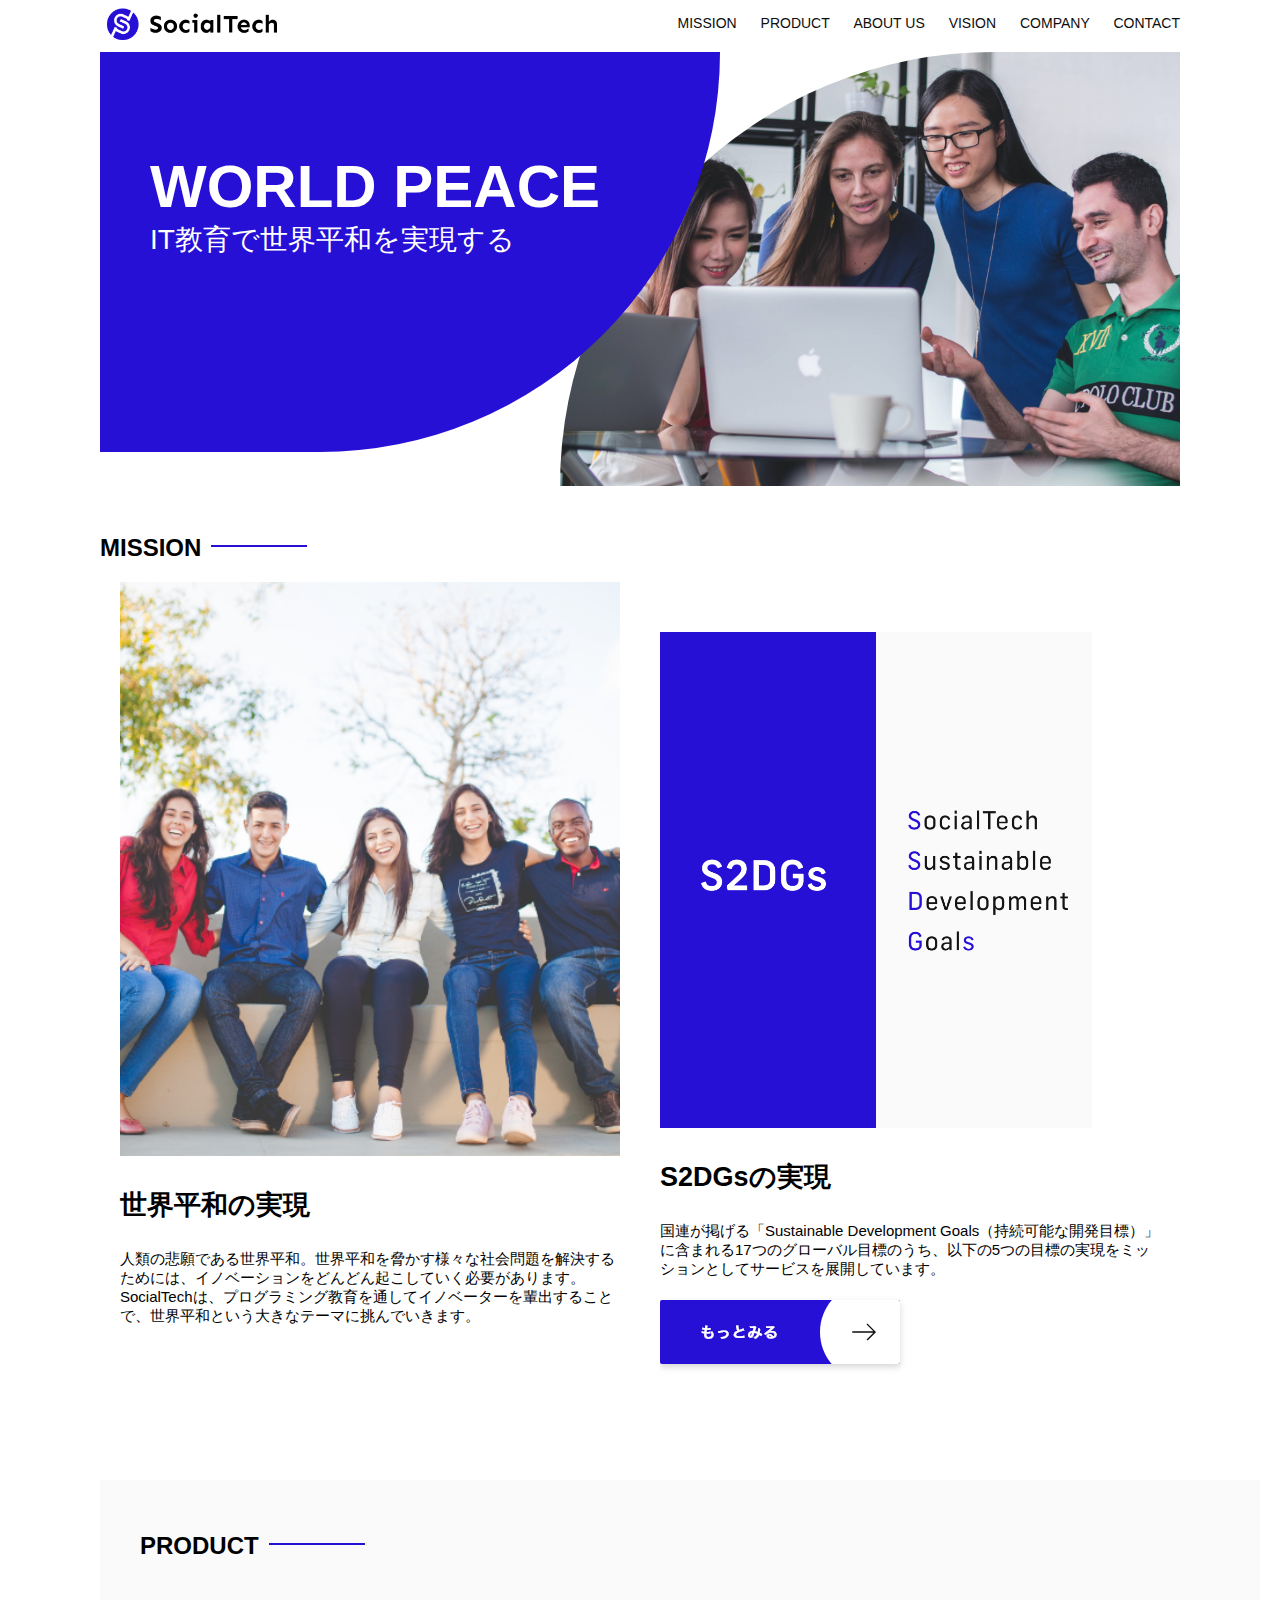
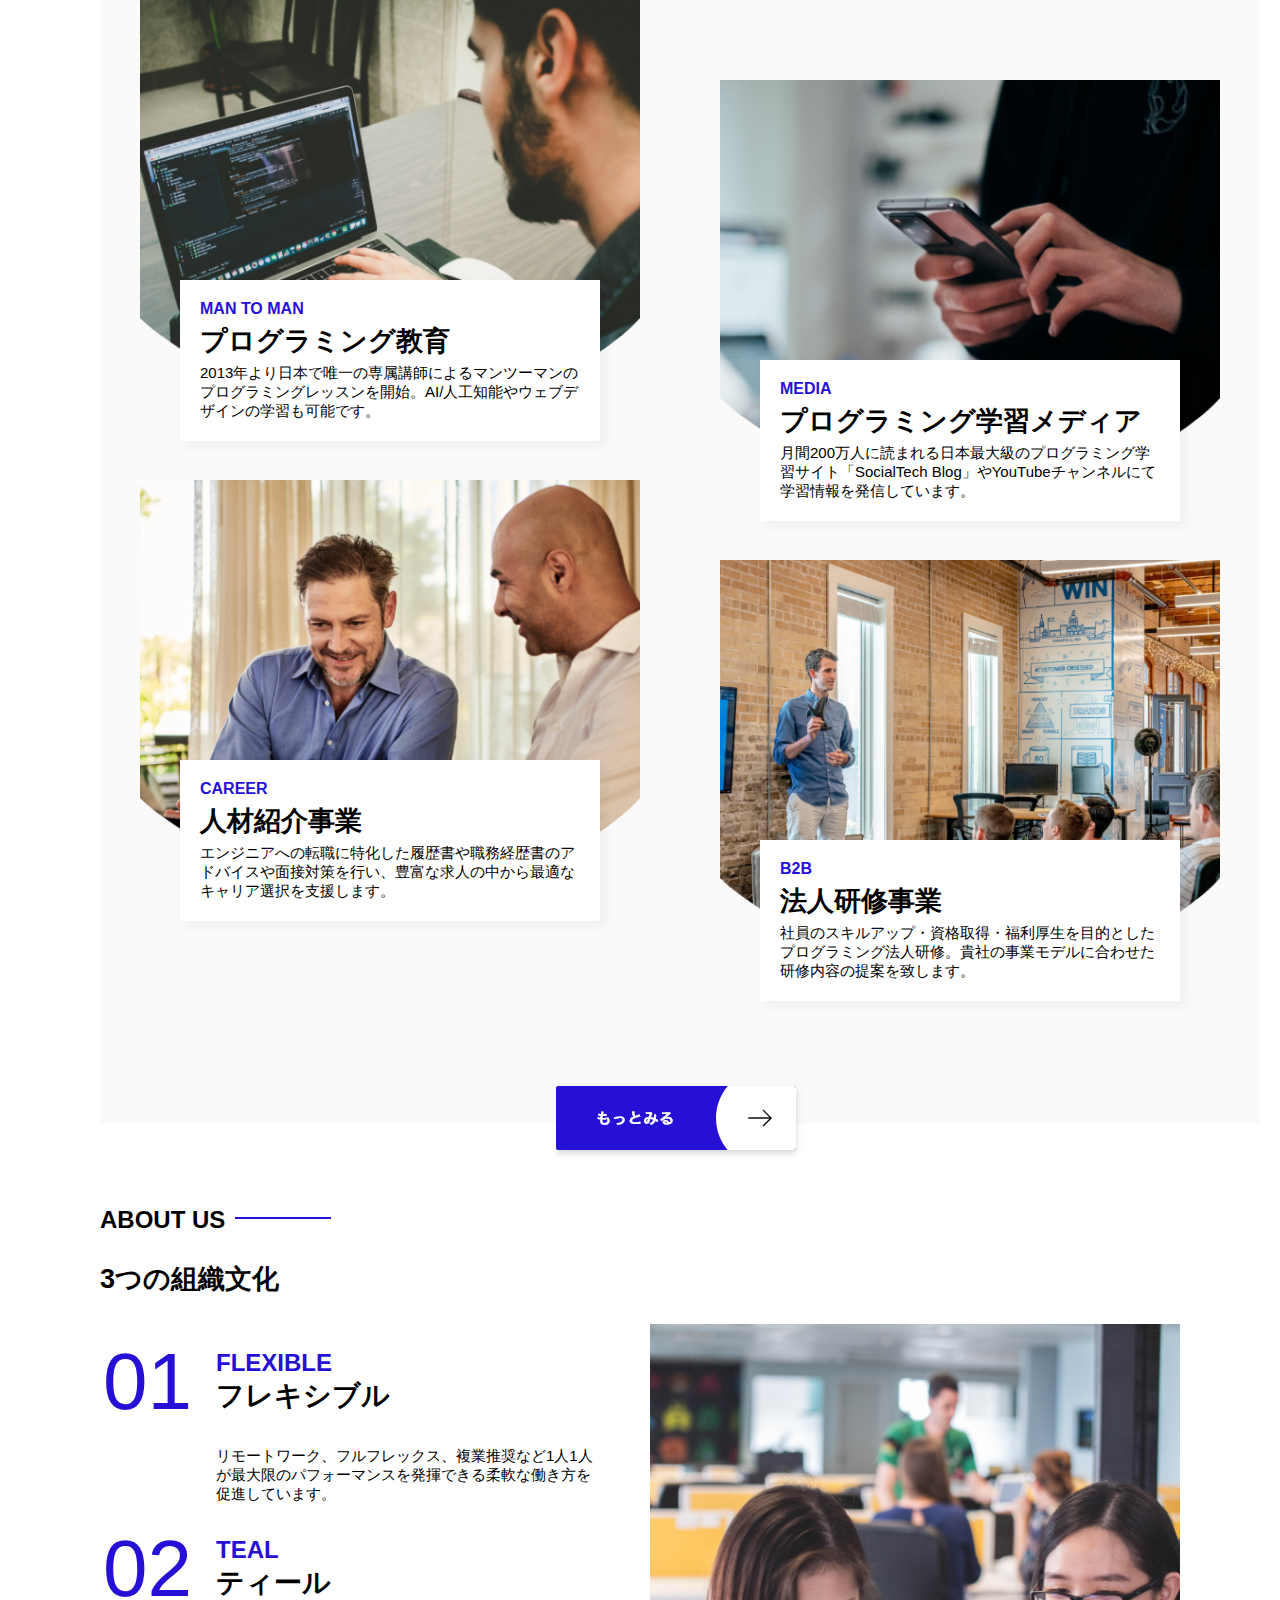
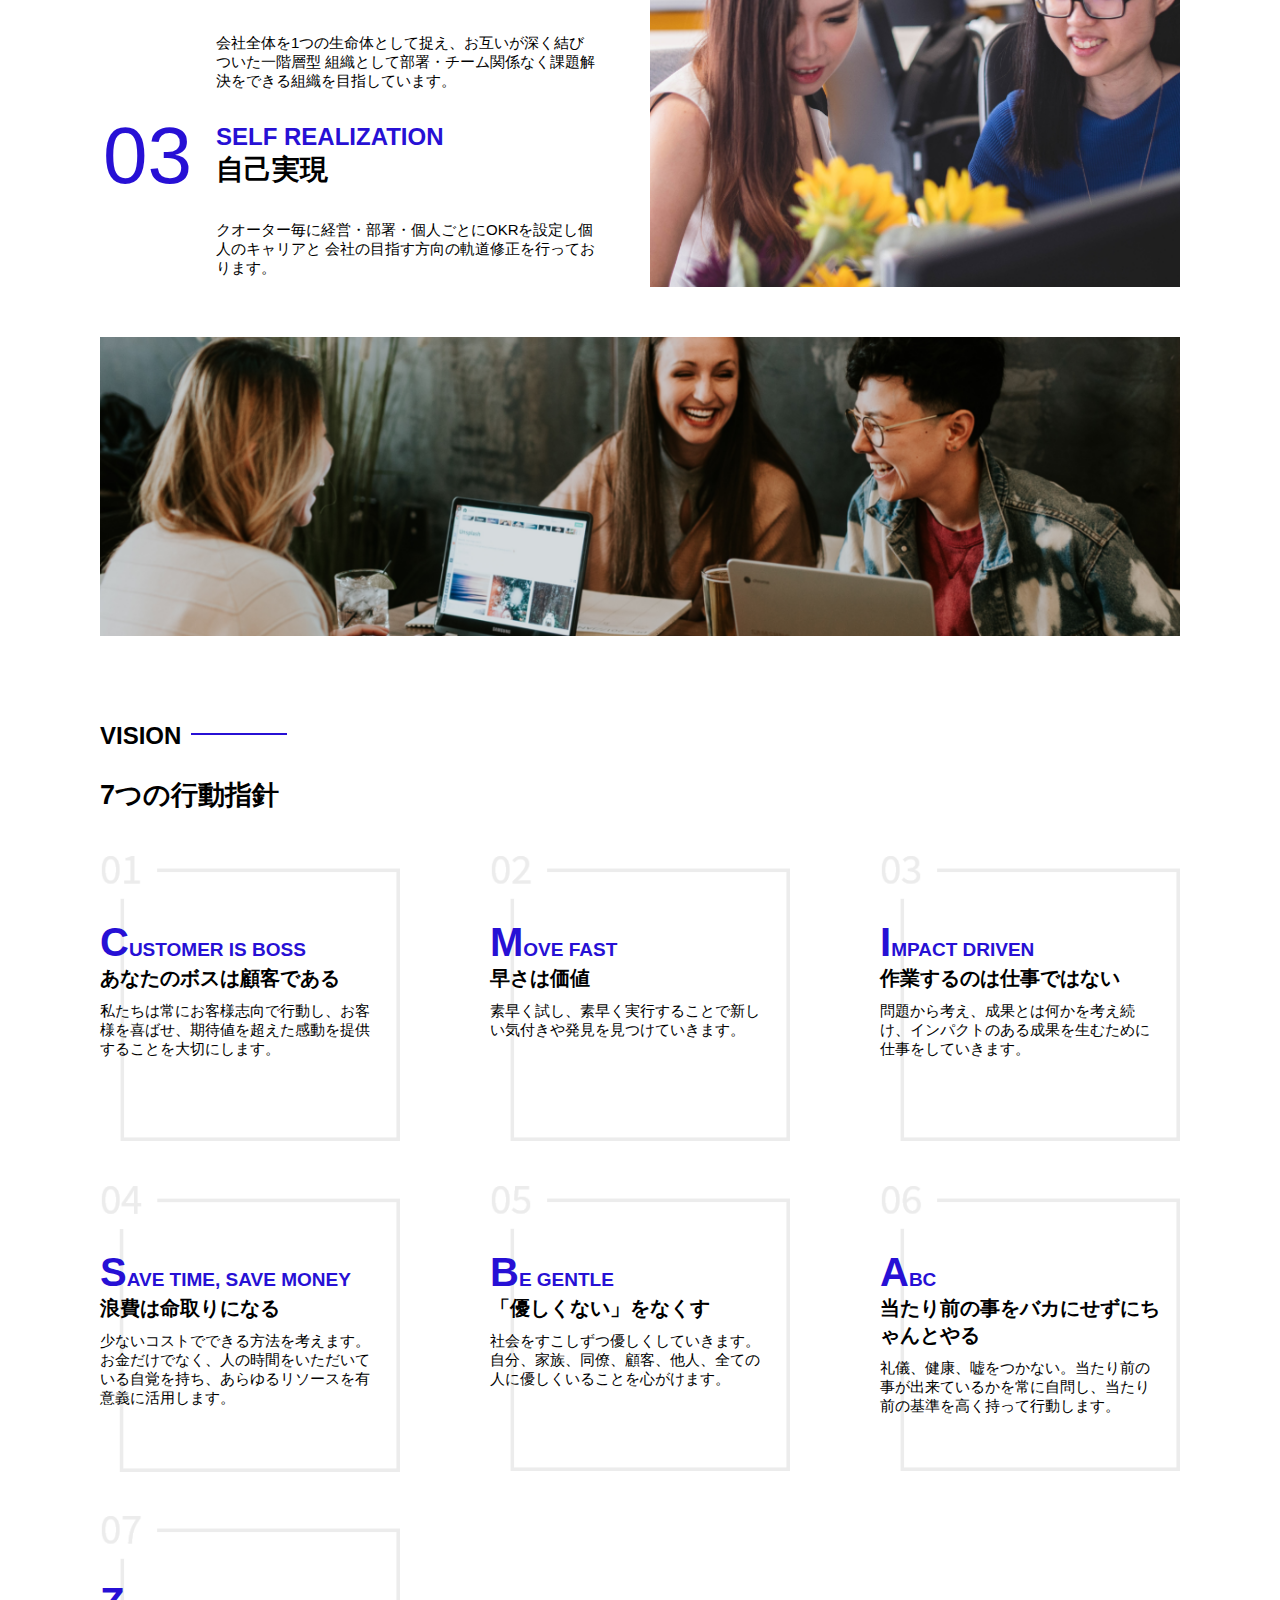
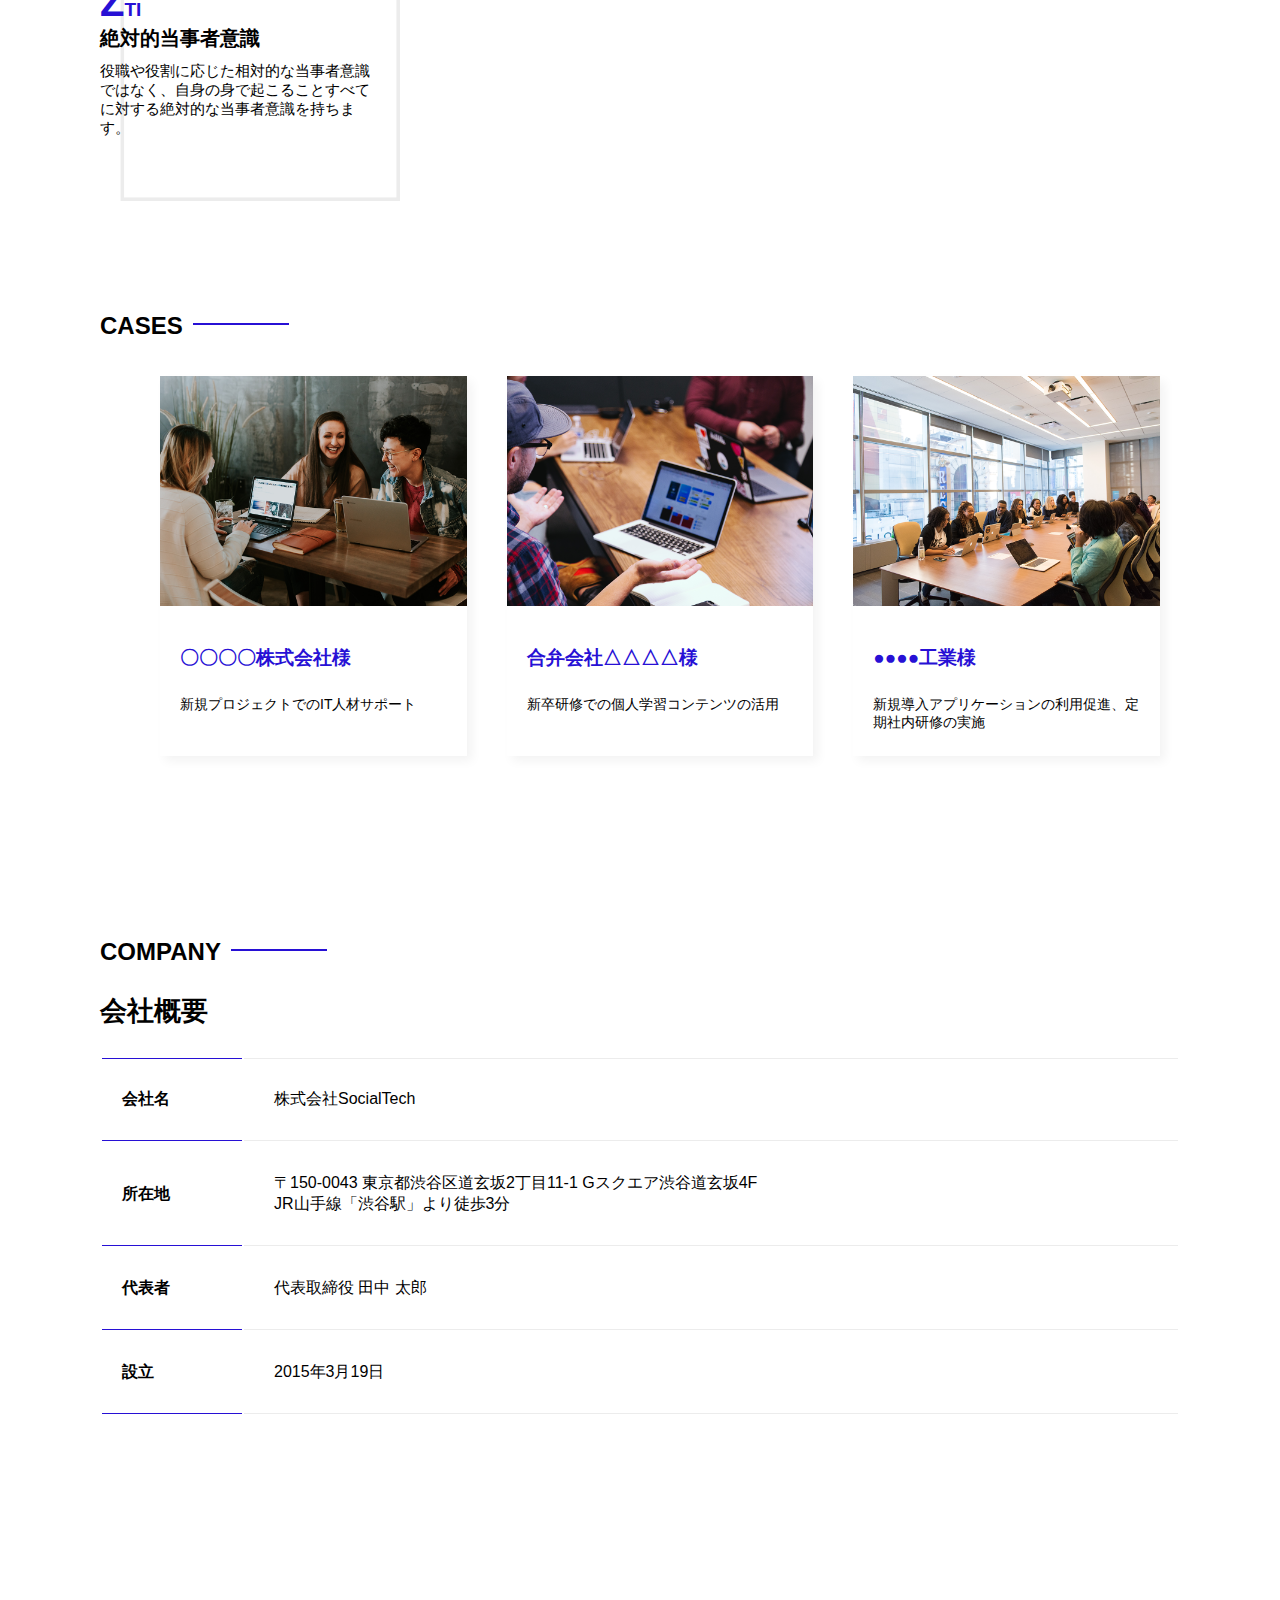
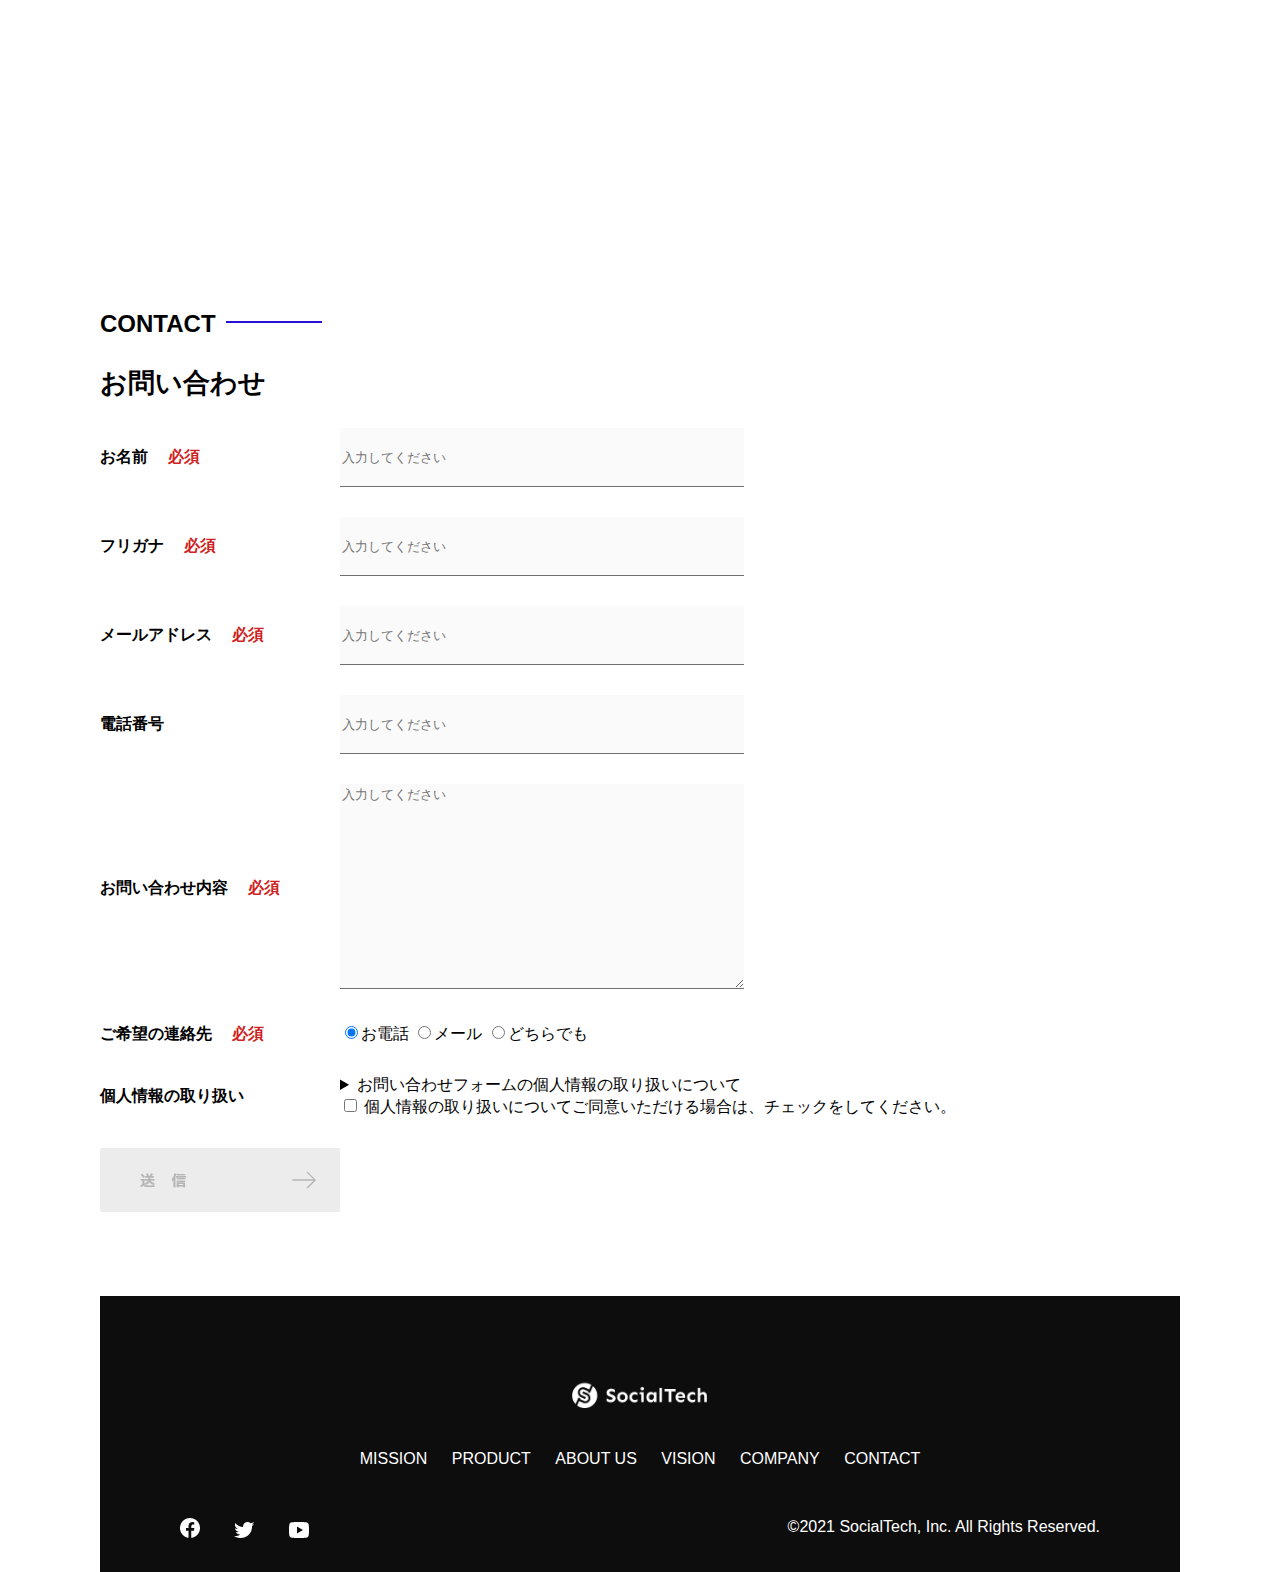
<file: kadai_012/index.html>
<!DOCTYPE html>
<html>
  <head>
    <title>SocialTech</title>
    <meta charset="UTF-8" />
    <meta
      name="description"
      content="SocialTechはEdTech業界のリーディングカンパニーを目指します。"
    />
    <meta name="viewport" content="width=device-width, initial-scale=1.0" />
    <link rel="stylesheet" href="style.css" />
  </head>
  <body>
    <!-- ヘッダー -->
    <header>
      <!-- ロゴ -->
      <a href="index.html" id="logo"
        ><img src="images/logo.png" alt="トップページに戻る"
      /></a>

      <!-- PC用ナビゲーション -->
      <nav id="nav-pc">
        <a href="mission.html">MISSION</a>
        <a href="product.html">PRODUCT</a>
        <a href="index.html#aboutus">ABOUT US</a>
        <a href="index.html#vision">VISION</a>
        <a href="index.html#company">COMPANY</a>
        <a href="index.html#contact">CONTACT</a>
      </nav>
    </header>
    <main>
      <article>
        <!-- メインビジュアル -->
        <section id="main-visual">
          <div id="main-message">
            <h1>WORLD PEACE</h1>
            <p>IT教育で世界平和を実現する</p>
          </div>
          <img
            src="images/index/index-main.png"
            alt="PCの周りに集まる多国籍の仲間たち"
          />
        </section>
        <!--ミッション-->
        <section id="mission">
          <h2 class="index-h2">MISSION</h2>
          <div id="mission-flex">
            <div>
              <img
                id="mission-photo"
                src="images/index/index-mission.png"
                alt="屋外のベンチで写真を撮影する多国籍の仲間たち"
              />
              <h3>世界平和の実現</h3>
              <p>
                人類の悲願である世界平和。世界平和を脅かす様々な社会問題を解決するためには、イノベーションをどんどん起こしていく必要があります。SocialTechは、プログラミング教育を通してイノベーターを輩出することで、世界平和という大きなテーマに挑んでいきます。
              </p>
            </div>
            <div>
              <img id="s2dgs" src="images/index/s2dgs.png" alt="S2DGs" />
              <h3>S2DGsの実現</h3>
              <p>
                国連が掲げる「Sustainable Development
                Goals（持続可能な開発目標）」に含まれる17つのグローバル目標のうち、以下の5つの目標の実現をミッションとしてサービスを展開しています。
              </p>
              <a href="mission.html">
                <img src="images/button-more.png" alt="もっとみる" />
              </a>
            </div>
          </div>
        </section>
        <!-- プロダクト -->
        <section id="product">
          <h2 class="index-h2">PRODUCT</h2>
          <div>
            <div id="product-left">
              <div>
                <img
                  class="product-photo"
                  src="images/index/index-mantoman.png"
                  alt="PCでコードを書く男性"
                />
                <div class="product-explain">
                  <span>MAN TO MAN</span>
                  <h3>プログラミング教育</h3>
                  <p>
                    2013年より日本で唯一の専属講師によるマンツーマンのプログラミングレッスンを開始。AI/人工知能やウェブデザインの学習も可能です。
                  </p>
                </div>
              </div>
              <div>
                <img
                  class="product-photo"
                  src="images/index/index-career.png"
                  alt="笑顔で話し合う2人の男性"
                />
                <div class="product-explain">
                  <span>CAREER</span>
                  <h3>人材紹介事業</h3>
                  <p>
                    エンジニアへの転職に特化した履歴書や職務経歴書のアドバイスや面接対策を行い、豊富な求人の中から最適なキャリア選択を支援します。
                  </p>
                </div>
              </div>
            </div>
            <div id="product-right">
              <div>
                <img
                  class="product-photo"
                  src="images/index/index-media.png"
                  alt="スマートフォンを操作する人"
                />
                <div class="product-explain">
                  <span>MEDIA</span>
                  <h3>プログラミング学習メディア</h3>
                  <p>
                    月間200万人に読まれる日本最大級のプログラミング学習サイト「SocialTech
                    Blog」やYouTubeチャンネルにて学習情報を発信しています。
                  </p>
                </div>
              </div>
              <div>
                <img
                  class="product-photo"
                  src="images/index/index-b2b.png"
                  alt="講演中の男性とそれを聴く人々"
                />
                <div class="product-explain">
                  <span>B2B</span>
                  <h3>法人研修事業</h3>
                  <p>
                    社員のスキルアップ・資格取得・福利厚生を目的としたプログラミング法人研修。貴社の事業モデルに合わせた研修内容の提案を致します。
                  </p>
                </div>
              </div>
            </div>
          </div>
          <div>
            <a id="product-more" href="product.html">
              <img src="images/button-more.png" alt="もっとみる" />
            </a>
          </div>
        </section>
        <!---ABOUT US-->
        <section id="aboutus">
          <h2 class="index-h2">ABOUT US</h2>
          <h3>3つの組織文化</h3>
          <div>
            <table class="culture-table">
              <tr>
                <td>
                  <span class="culture-num">01</span>
                </td>
                <td>
                  <span class="culture-en">FLEXIBLE</span>
                  <span class="culture-jp">フレキシブル</span>
                </td>
              </tr>
              <tr>
                <td>
                  <!--空のセル-->
                </td>
                <td>
                  <p class="culture-description">
                    リモートワーク、フルフレックス、複業推奨など1人1人が最大限のパフォーマンスを発揮できる柔軟な働き方を促進しています。
                  </p>
                </td>
              </tr>
              <tr>
                <td>
                  <span class="culture-num">02</span>
                </td>
                <td>
                  <span class="culture-en">TEAL</span>
                  <span class="culture-jp">ティール</span>
                </td>
              </tr>
              <tr>
                <td>
                  <!--空のセル-->
                </td>
                <td>
                  <p class="culture-description">
                    会社全体を1つの生命体として捉え、お互いが深く結びついた一階層型
                    組織として部署・チーム関係なく課題解決をできる組織を目指しています。
                  </p>
                </td>
              </tr>
              <tr>
                <td>
                  <span class="culture-num">03</span>
                </td>
                <td>
                  <span class="culture-en">SELF REALIZATION</span>
                  <span class="culture-jp">自己実現</span>
                </td>
              </tr>
              <tr>
                <td>
                  <!--空のセル-->
                </td>
                <td>
                  <p class="culture-description">
                    クオーター毎に経営・部署・個人ごとにOKRを設定し個人のキャリアと
                    会社の目指す方向の軌道修正を行っております。
                  </p>
                </td>
              </tr>
            </table>
            <img
              class="culture-img"
              src="images/index/index-aboutus1.png"
              alt="笑顔で話し合う2人の女性"
            />
          </div>
          <img
            class="culture-img2"
            src="images/index/index-aboutus2.png"
            alt="笑顔で話し合う3人の男女"
          />
        </section>
        <!-- VISION -->
        <section id="vision">
          <h2 class="indexs-h2">VISION</h2>
          <h3>7つの行動指針</h3>
          <div>
            <div class="vision-box">
              <img src="images/index/vision-01.png" alt="01" />
              <span>
                <h4>CUSTOMER IS BOSS</h4>
                <h5>あなたのボスは顧客である</h5>
                <p>
                  私たちは常にお客様志向で行動し、お客様を喜ばせ、期待値を超えた感動を提供することを大切にします。
                </p>
              </span>
            </div>
            <div class="vision-box">
              <img src="images/index/vision-02.png" alt="02" />
              <span>
                <h4>MOVE FAST</h4>
                <h5>早さは価値</h5>
                <p>
                  素早く試し、素早く実行することで新しい気付きや発見を見つけていきます。
                </p>
              </span>
            </div>
            <div class="vision-box">
              <img src="images/index/vision-03.png" alt="03" />
              <span>
                <h4>IMPACT DRIVEN</h4>
                <h5>作業するのは仕事ではない</h5>
                <p>
                  問題から考え、成果とは何かを考え続け、インパクトのある成果を生むために仕事をしていきます。
                </p>
              </span>
            </div>
            <div class="vision-box">
              <img src="images/index/vision-04.png" alt="04" />
              <span>
                <h4>SAVE TIME, SAVE MONEY</h4>
                <h5>浪費は命取りになる</h5>
                <p>
                  少ないコストでできる方法を考えます。お金だけでなく、人の時間をいただいている自覚を持ち、あらゆるリソースを有意義に活用します。
                </p>
              </span>
            </div>
            <div class="vision-box">
              <img src="images/index/vision-05.png" alt="05" />
              <span>
                <h4>BE GENTLE</h4>
                <h5>「優しくない」をなくす</h5>
                <p>
                  社会をすこしずつ優しくしていきます。自分、家族、同僚、顧客、他人、全ての人に優しくいることを心がけます。
                </p>
              </span>
            </div>
            <div class="vision-box">
              <img src="images/index/vision-06.png" alt="06" />
              <span>
                <h4>ABC</h4>
                <h5>当たり前の事をバカにせずにちゃんとやる</h5>
                <p>
                  礼儀、健康、嘘をつかない。当たり前の事が出来ているかを常に自問し、当たり前の基準を高く持って行動します。
                </p>
              </span>
            </div>
            <div class="vision-box">
              <img src="images/index/vision-07.png" alt="07" />
              <span>
                <h4>ZTI</h4>
                <h5>絶対的当事者意識</h5>
                <p>
                  役職や役割に応じた相対的な当事者意識ではなく、自身の身で起こることすべてに対する絶対的な当事者意識を持ちます。
                </p>
              </span>
            </div>
          </div>
        </section>
        <!-- CASES(課題) -->
        <section id="cases">
          <h2 class="index-h2">CASES</h2>
          <ul id="cases-flex">
            <li class="case-card">
              <img class="case-img" src="images/index/case-1.png" alt="仲良く語り合う3人" />
              <div class="case-info">
              <h4 class="case-name">〇〇〇〇株式会社様</h4>
              <p class="case-content">新規プロジェクトでのIT人材サポート</p>
            </div>
          </li>
          <li class="case-card">
            <img class="case-img" src="images/index/case-2.png" alt="PCでコンテンツを見る" />
            <div class="case-info">
            <h4 class="case-name">合弁会社△△△△様</h4>
            <p class="case-content">新卒研修での個人学習コンテンツの活用</p>
          </div>
        </li>
        <li class="case-card">
          <img class="case-img" src="images/index/case-3.png" alt="社内研修中の会議室" />
          <div class="case-info">
          <h4 class="case-name">●●●●工業様</h4>
          <p class="case-content">新規導入アプリケーションの利用促進、定期社内研修の実施</p>
        </div>
      </li>
      </ul>
        </section>
        <!-- COMPANY -->
        <section id="company">
           <section id="mission">
         <div id="mission-flex">
       </section>
          <h2 class="index-h2">COMPANY</h2>
          <h3>会社概要</h3>
          <table id="company-table">
            <tr>
              <th class="tableheader-first">会社名</th>
              <td class="cell-first">株式会社SocialTech</td>
            </tr>
            <tr>
              <th class="tableheader">所在地</th>
              <td class="cell">
                〒150-0043 東京都渋谷区道玄坂2丁目11-1 Gスクエア渋谷道玄坂4F<br />JR山手線「渋谷駅」より徒歩3分
              </td>
            </tr>
            <tr>
              <th class="tableheader">代表者</th>
              <td class="cell">代表取締役 田中 太郎</td>
            </tr>
            <tr>
              <th class="tableheader">設立</th>
              <td class="cell">2015年3月19日</td>
            </tr>
          </table>
          <iframe
            src="https://www.google.com/maps/embed?pb=!1m18!1m12!1m3!1d3241.7759544892483!2d139.69399665123464!3d35.65789123876098!2m3!1f0!2f0!3f0!3m2!1i1024!2i768!4f13.1!3m3!1m2!1s0x60188caa0042e8d1%3A0xba130bea826a7aa2!2z44CSMTUwLTAwNDMg5p2x5Lqs6YO95riL6LC35Yy66YGT546E5Z2C77yS5LiB55uu77yR77yR4oiS77yR!5e0!3m2!1sja!2sjp!4v1636872991912!5m2!1sja!2sjp"
            style="border: 0"
            allowfullscreen=""
            loading="lazy"
          >
          </iframe>
        </section>
      </div>
        <!-- お問い合わせフォーム -->
        <section id="contact">
          <h2 class="index-h2">CONTACT</h2>
          <h3>お問い合わせ</h3>
          <form>
            <div>
              <div class="contact-heading">
                <label class="contact-label"
                  >お名前<span class="contact-span">必須</span></label
                >
              </div>
              <div class="contact-form">
                <input
                  type="text"
                  name="name"
                  placeholder="入力してください"
                  class="contact-textbox"
                />
              </div>
            </div>
            <div>
              <div class="contact-heading">
                <label class="contact-label"
                  >フリガナ<span class="contact-span">必須</span></label
                >
              </div>
              <div>
                <input
                  type="text"
                  name="hurigana"
                  placeholder="入力してください"
                  class="contact-textbox"
                />
              </div>
            </div>
            <div>
              <div class="contact-heading">
                <label class="contact-label"
                  >メールアドレス<span class="contact-span">必須</span></label
                >
              </div>
              <div>
                <input
                  type="text"
                  name="email"
                  placeholder="入力してください"
                  class="contact-textbox"
                />
              </div>
            </div>
            <div>
              <div class="contact-heading">
                <label class="contact-label">電話番号</label>
              </div>
              <div>
                <input
                  type="text"
                  name="tel"
                  placeholder="入力してください"
                  class="contact-textbox"
                />
              </div>
            </div>
            <div>
              <div class="contact-heading">
                <label class="contact-label"
                  >お問い合わせ内容<span class="contact-span">必須</span></label
                >
              </div>
              <div>
                <textarea
                  class="contact-textarea"
                  placeholder="入力してください"
                  name="message"
                ></textarea>
              </div>
            </div>
            <div>
              <div class="contact-heading">
                <label class="contact-label"
                  >ご希望の連絡先<span class="contact-span">必須</span></label
                >
              </div>
              <div>
                <input
                  class="radiobutton"
                  type="radio"
                  value="tel"
                  name="contact"
                  checked
                /><label>お電話</label>
                <input
                  class="radiobutton"
                  type="radio"
                  value="mail"
                  name="contact"
                /><label>メール</label>
                <input
                  class="radiobutton"
                  type="radio"
                  value="both"
                  name="contact"
                /><label>どちらでも</label>
              </div>
            </div>
            <div>
              <div class="contact-heading">
                <label class="contact-label">個人情報の取り扱い</label>
              </div>
              <div>
                <details>
                  <summary>
                    お問い合わせフォームの個人情報の取り扱いについて
                  </summary>
                  <div>
                    <span>１．組織の名称又は氏名</span><br />
                    株式会社SocialTech<br /><br />
                    <span
                      >２．個人情報保護管理者（若しくはその代理人）の氏名又は職名、所属及び連絡先
                      鈴木 一郎 コーポレート部</span
                    ><br />
                    メールアドレス：support@socialtech.net<br />
                    TEL：03-xxxx-xxxx<br />
                    <span>３．個人情報の利用目的</span><br />
                    ・本サービス及び本サービスに関連する情報の提供又はそれらに関する連絡のため<br />
                    ・ユーザーの本人確認のため<br />
                    ・当社サービスのご案内のため<br />
                    ・当社の商品等の広告または宣伝（電子メールによるものを含むものとします。）<br /><br />
                    <span>４．個人情報の取り扱い業務の委託</span><br />
                    個人情報の取扱業務の全部または一部を外部に業務委託する場合があります。<br />
                    その際、弊社は、個人情報を適切に保護できる管理体制を敷き実行していることを条件として<br />
                    委託先を厳選したうえで、機密保持契約を委託先と締結し、お客様の個人情報を厳密に管理させます。<br /><br />
                    <span>５．個人情報の開示等の請求</span><br />
                    お客様は、弊社に対してご自身の個人情報の開示等（利用目的の通知、開示、内容の訂正・追加・削除、利用の停止または消去、第三者への提供の停止）に関して、当社問合わせ窓口に申し出ることができます。<br />
                    その際、弊社はお客様ご本人を確認させていただいたうえで、合理的な期間内に対応いたします。<br /><br />
                    なお、個人情報に関する弊社問合わせ先は、次の通りです。<br /><br />
                    株式会社SocialTech　個人情報問合せ窓口<br />
                    〒150-0043　東京都渋谷区道玄坂2丁目11-1 Ｇスクエア渋谷道玄坂
                    4F<br />
                    メールアドレス：support@socialtech.net　TEL：03-xxxx-xxxx<br /><br />
                    <span>６．個人情報を提供されることの任意性について</span
                    ><br /><br />
                    お客様がご自身の個人情報を弊社に提供されるか否かは、お客様のご判断によりますが、もしご提供されない場合には、適切なサービスが提供できない場合がありますので予めご了承ください。
                  </div>
                </details>
                <input type="checkbox" name="agree" />
                <span
                  >個人情報の取り扱いについてご同意いただける場合は、チェックをしてください。</span
                >
              </div>
            </div>
            <input
              type="image"
              value="Submit"
              src="images/button-submit.png"
              alt="送信する"
            />
          </form>
        </section>
      </article>
      <footer>
        <div id="footer-logo">
          <img src="images/logo-sp.png" alt="SocialTech" />
        </div>
        <div id="footer-link">
          <a href="mission.html">MISSION</a>
          <a href="product.html">PRODUCT</a>
          <a href="index.html#aboutus">ABOUT US</a>
          <a href="index.html#vision">VISION</a>
          <a href="index.html#company">COMPANY</a>
          <a href="index.html#contact">CONTACT</a>
        </div>
        <div id="sns-footer">
          <a href="https://www.facebook.com/sejuku2013"
            ><img src="images/button-facebook.png" alt="Facebookのリンク"
          /></a>
          <a href="https://twitter.com/samuraijuku"
            ><img src="images/button-twitter.png" alt="Twitterのリンク"
          /></a>
          <a href="https://www.youtube.com/channel/UCCFOQO5aDK0xXam4cUQXT8g"
            ><img src="images/button-youtube.png" alt="YouTubeのリンク"
          /></a>
          <span id="copyright"
            >&copy;2021 SocialTech, Inc. All Rights Reserved.
          </span>
        </div>
      </footer>
    </main>
  </body>
</html>
</file>
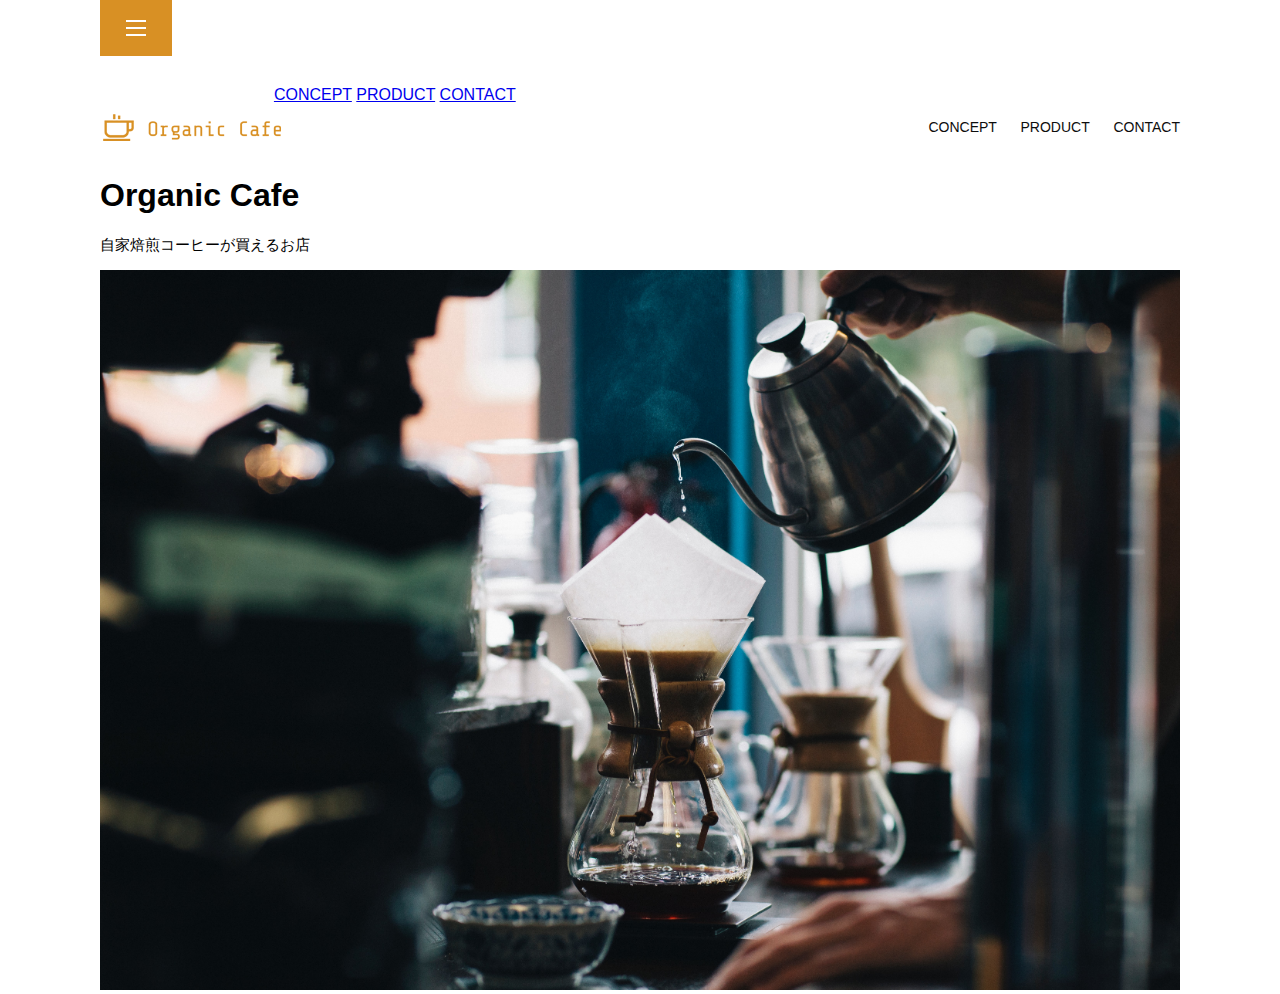
<file: kadai_013/index.html>
<!DOCTYPE html>
<html>
  <head>
    <title>Organic Cafe</title>
    <meta charset="UTF-8" />
    <meta
      name="description"
      content="自家焙煎のコーヒーがお家で楽しめるOrganic Cafe"
    />
    <meta name="viewport" content="width=device-width, initial-scale=1.0" />
    <link rel="stylesheet" href="style.css" />

     <!-- スマホ用メニューボタン -->
     <img id="menu-sp" src="images/button-menu.png" alt="ナビゲーションを開く" onclick="document.getElementById('nav-sp').style.display = 'block'">
     <!-- スマホ用ナビゲーション -->
     <nav id="nav-sp">
      <img id="close" src="images/button-close.png" alt="ナビゲーションを閉じる" onclick="document.getElementById('nav-sp').style.display = 'none'">
      <a id="logo-sp" href="index.html" onclick= "document.getElementById('nav-sp').style.display = 'none'"><img
        src="images/logo-sp.png" alt="トップページに戻る"></a>
      <a class="menu" href="index.html#concept" onclick="document.getElementById('nav-sp').style.display = 'none'">CONCEPT</a>
      <a class="menu" href="index.html#concept" onclick="document.getElementById('nav-sp').style.display = 'none'">PRODUCT</a>
      <a class="menu" href="index.html#concept" onclick="document.getElementById('nav-sp').style.display = 'none'">CONTACT</a>
     </nav>

  </head>
  <body>
    <!-- ヘッダー -->
    <header>
      <!-- ロゴ -->
      <a href="index.html" id="logo"
        ><img src="images/logo.png" alt="トップページに戻る"
      /></a>

      <!-- PC用ナビゲーション -->
      <nav id="nav-pc">
        <a href="index.html#concept">CONCEPT</a>
        <a href="index.html#product">PRODUCT</a>
        <a href="index.html#contact">CONTACT</a>
      </nav>
    </header>
    <main>
      <article>
        <!-- メインビジュアル -->
        <section id="main-visual">
          <div id="main-message">
            <h1>Organic Cafe</h1>
            <p>自家焙煎コーヒーが買えるお店</p>
          </div>
          <img
            src="images/main-image.jpg"
            alt="コーヒーをハンドドリップで淹れる画像"
          />
        </section>
      </article>
    </main>
  </body>
</html>
</file>
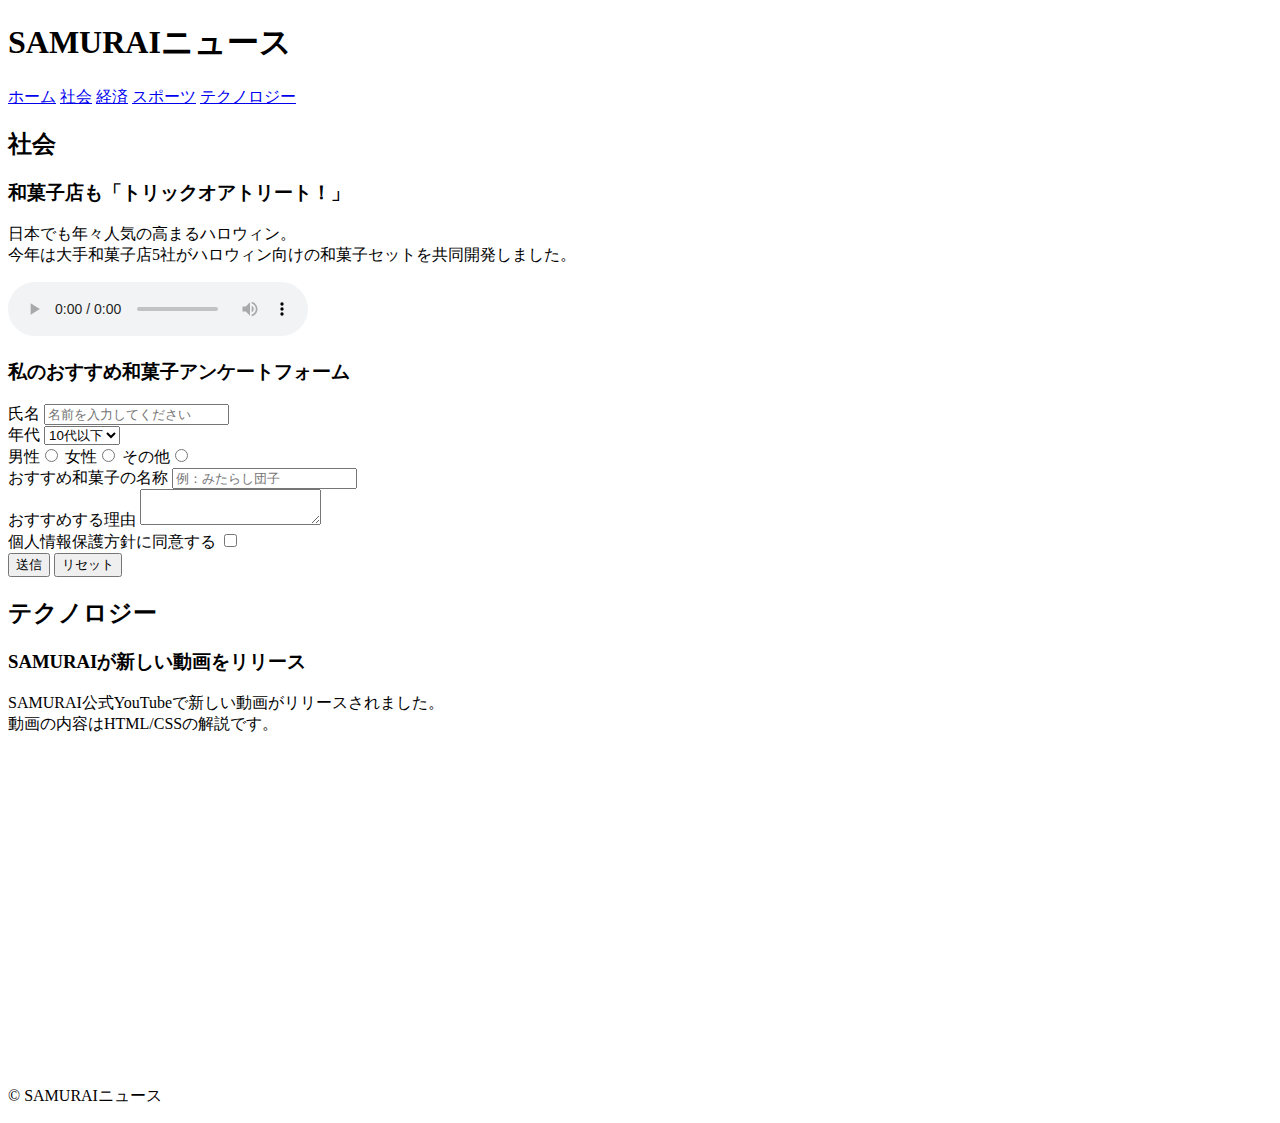
<file: kadai_008/kadai_008.html>
<!DOCTYPE html>
<html>
  <head>
    <title>8章課題</title> 
    <meta name="description" content="このページは8章の課題です。">
    <meta charset="utf-8">
  </head>

  <body>
    <header>
      <h1>SAMURAIニュース</h1>
      <nav>
        <a href="https://www.sejuku.net/">ホーム</a>
        <a href="https://www.sejuku.net/">社会</a>
        <a href="https://www.sejuku.net/">経済</a>
        <a href="https://www.sejuku.net/">スポーツ</a>
        <a href="https://www.sejuku.net/">テクノロジー</a>
      </nav>
    </header>

    <main> 
      <article>
        <section>
          <h2>社会</h2>
          <h3>和菓子店も「トリックオアトリート！」</h3>
          <p>日本でも年々人気の高まるハロウィン。<br>
             今年は大手和菓子店5社がハロウィン向けの和菓子セットを共同開発しました。</p>
        </section>
        <audio src="ichi.mp3" controls></audio>

        <section>
          <h3>私のおすすめ和菓子アンケートフォーム</h3>
        <form>
          <label>氏名</label> 
          <input type="text" placeholder="名前を入力してください">
        </section>
          
          <label>年代</label> 
        <select>
            <option>10代以下</option>
            <option>20代</option>
            <option>30代</option>
            <option>40代以上</option>
        </select>
          <br> 

          <label>男性</label><input type="radio" name="gende">
          <label>女性</label><input type="radio" name="gende">
          <label>その他</label><input type="radio" name="gende">
          <br> 
          
          <label>おすすめ和菓子の名称</label>
          <input type="text" placeholder="例：みたらし団子">
          <br> 

          <label>おすすめする理由</label>
          <textarea></textarea>
          <br>

          <label>個人情報保護方針に同意する</label> 
          <input type="checkbox"> 
          <br> 

          <input type="submit" value="送信">
          <input type="submit" value="リセット">
        </form>

        <article>
          <section>
            <h2>テクノロジー</h2>
            <h3>SAMURAIが新しい動画をリリース</h3>
            <p>SAMURAI公式YouTubeで新しい動画がリリースされました。<br>
               動画の内容はHTML/CSSの解説です。</p>
          </section>
        </article>

        <iframe width="560" height="315" src=
        "https://www.youtube.com/embed/2JLiGSUohEo" title="YouTube video player"
         frameborder="0" allow="accelerometer; autoplay; clipboard-write;
          encrypted-media; gyroscope; picture-in-picture; web-share" allowfullscreen>
        </iframe>

    </main>
  
    <footer> 
      <p>&copy; SAMURAIニュース</p>
    </footer>
  </body>
</html>
</file>
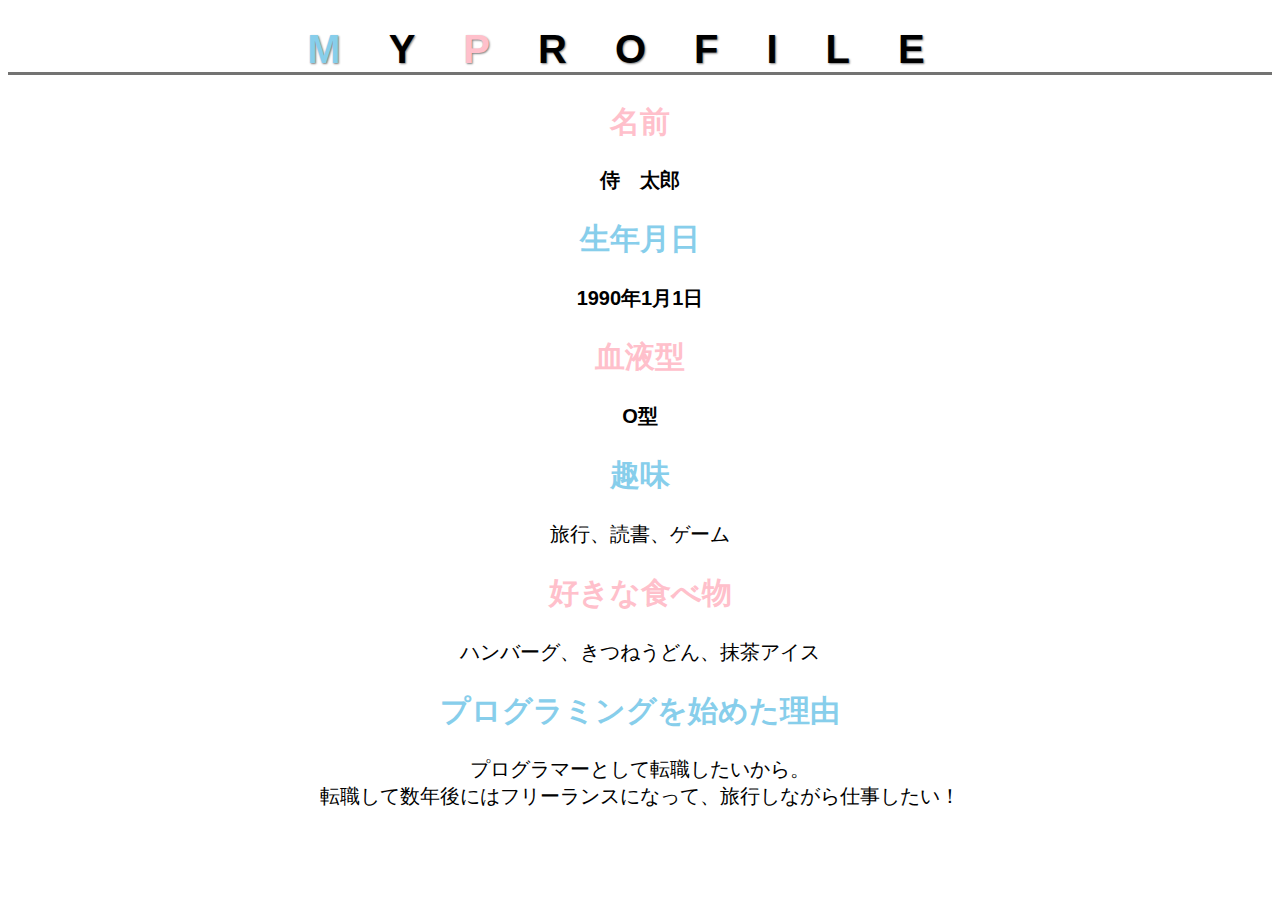
<file: kadai_014/kadai_014.html>
<!DOCTYPE html>
<html>
  <head>
    <title>14章課題</title>
    <meta name="description" content="このページは14章の課題です。">
    <meta charset="UTF-8">
    <link rel="stylesheet" href="style.css">
      <link rel="preconnect" href="https://fonts.googleapis.com">
      <link rel="preconnect" href="https://fonts.gstatic.com" crossorigin>
      <link href="https://fonts.googleapis.com/css2?family=Noto+Serif+JP&display=swap" rel="stylesheet">
  </head>
  
  <body>
    <header>
      <h1>
        <span class="text-skyblue">M</span>Y<span class="text-pink">P</span>ROFILE
      </h1>
   

    </header>

    <main>
      <div id="basic">
      <h2 class="text-pink">名前</h2>
      <p>侍　太郎</p>
      <h2 class="text-skyblue">生年月日</h2>
      <p>1990年1月1日</p>
      <h2 class="text-pink">血液型</h2>
      <p>O型</p>
    </div>
      <h2 class="text-skyblue">趣味</h2>
      <p>旅行、読書、ゲーム</p>
      <h2 class="text-pink">好きな食べ物</h2>
      <p>ハンバーグ、きつねうどん、抹茶アイス</p>
      <h2 class="text-skyblue">プログラミングを始めた理由</h2>
      <p>プログラマーとして転職したいから。<br>
        転職して数年後にはフリーランスになって、旅行しながら仕事したい！</p>
    </main>
  </div>
  </body>
</html>
</file>
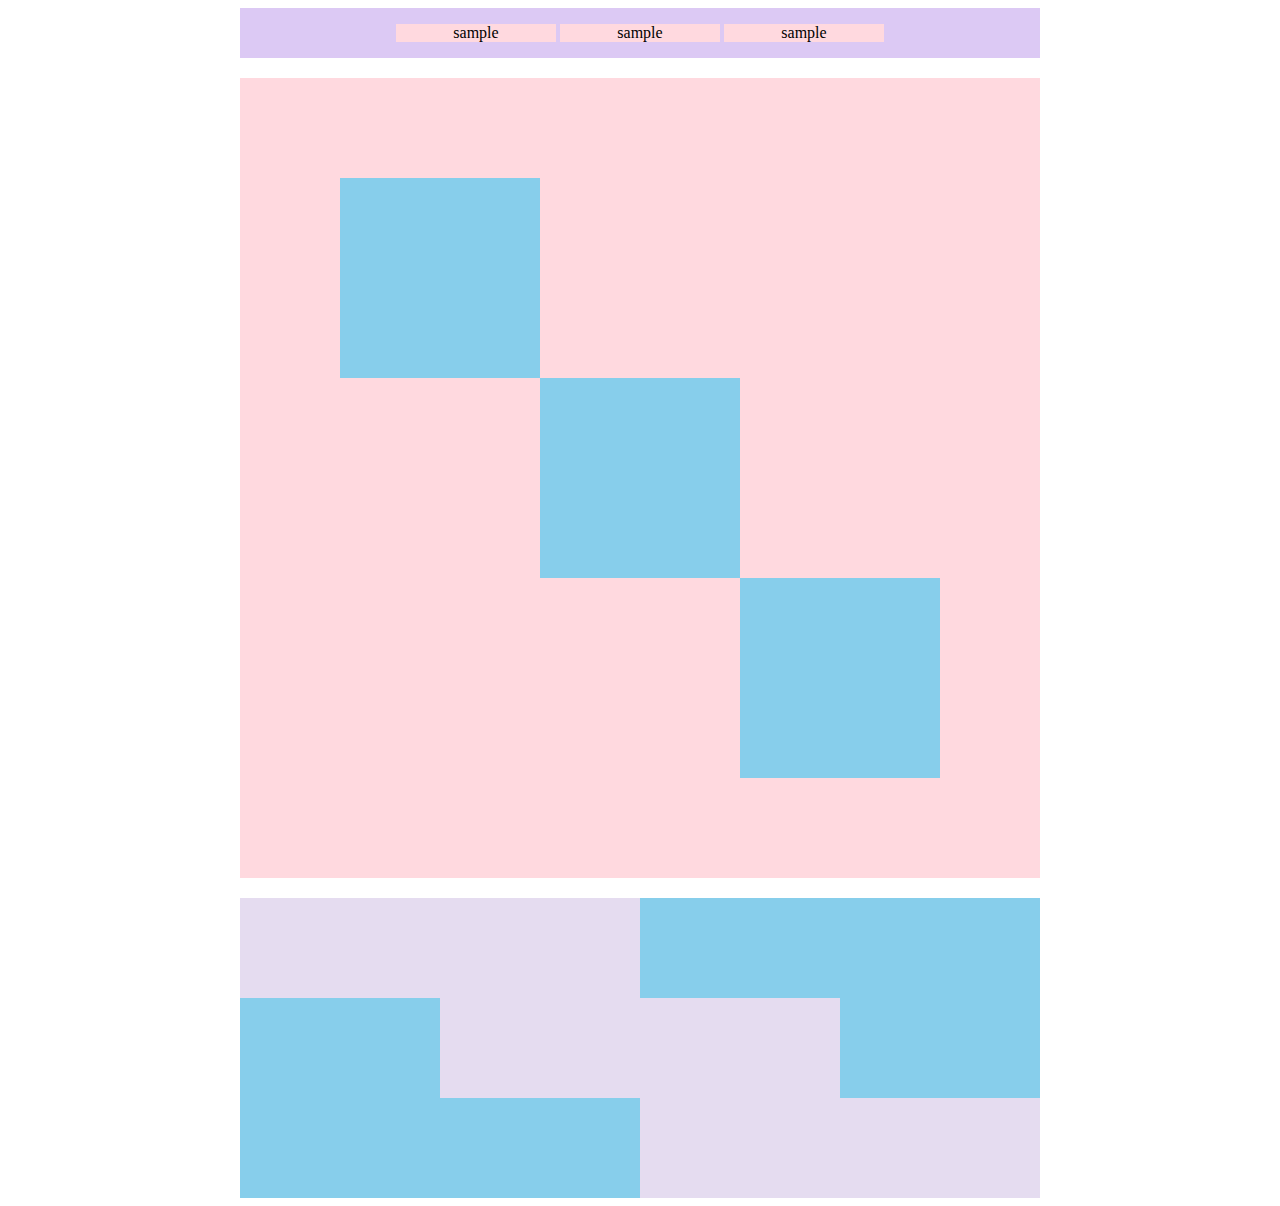
<file: kadai_018/kadai_018.html>
<!DOCTYPE html>
<html>
  <head>
    <title>18章課題</title>
    <meta name="description" content="このページは18章の課題です。">
    <meta charset="utf-8">
    <link rel="stylesheet" href="style.css">
  </head>
  <body>
    <div id="top">
      <p class="top-child">sample</p>
      <p class="top-child">sample</p>
      <p class="top-child">sample</p>
    </div>

    <div id="middle">
      <div id="middle-child01"></div>
      <div id="middle-child02"></div>
      <div id="middle-child03"></div>
    </div>

    <div id="bottom">
      <div id="bottom-child01"></div>
      <div id="bottom-child02"></div>
      <div id="bottom-child03"></div>
    </div>
  </body>
  </html>
</file>
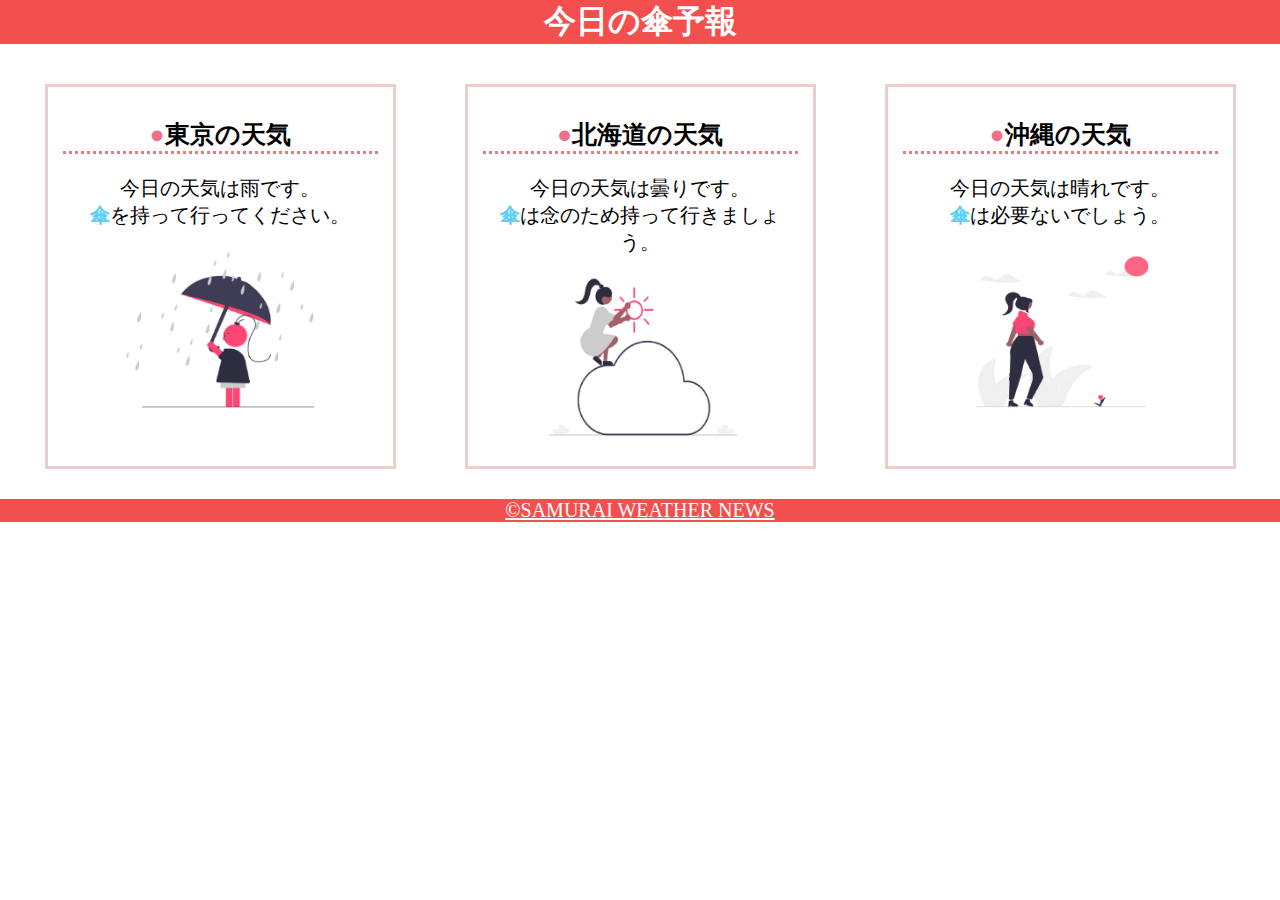
<file: kadai_022/kadai_022.html>
<!DOCTYPE html>
<html>
  <head>
    <title>22章課題</title>
    <meta name="description" content="このページは22章の課題です。">
    <meta charset="utf-8">
    <meta name="viewport" content="width=device-width, initial-scale=1.0">
    <link rel="stylesheet" href="style.css">
  </head>
  <body>
    <header>
      <h1>今日の傘予報</h1>
    </header>
    
    <main>
      <div id="parent">
      <div class="contents">
        <h2>東京の天気</h2>
        <p>	今日の天気は雨です。</p>
        <p>傘を持って行ってください。</p>
        <img src="./images/rainy.png">
      </div>
      <div class="contents">
        <h2>北海道の天気</h2>
        <p>	今日の天気は曇りです。</p>
        
        <p>傘は念のため持って行きましょう。</p>
        <img src="./images/cloudy.png">
      </div>
      <div class="contents">
        <h2>沖縄の天気</h2>
        <p>	今日の天気は晴れです。</p>
        <p>傘は必要ないでしょう。</p>
        <img src="./images/sunny.png">
      </div>
    </div>
    </main>
    
    <footer>
      <a href="https://www.sejuku.net/corp/">&copy;SAMURAI WEATHER NEWS
      </a>
    </footer>

  </body>
</html>
</file>
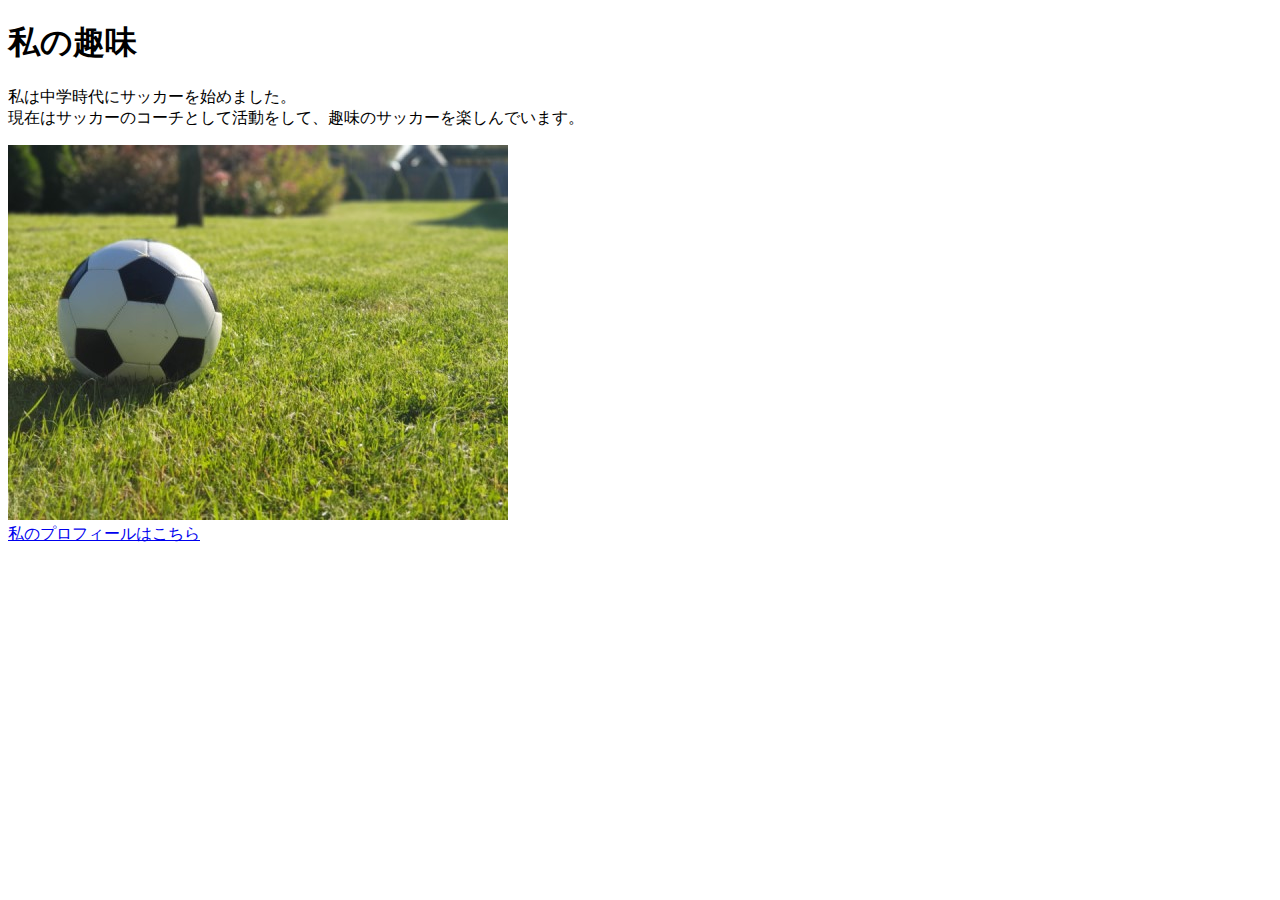
<file: kadai_005/html/kadai_005.html>
<!DOCTYPE html>
<html>
  <head>
    <title>5章課題</title>
    <meta name="description" content="このページは5章の課題です。">
    <meta charset="utf-8">
  </head>
  <body>
    <header>
      <h1>私の趣味</h1>
    </header>
      <main>
      <p>私は中学時代にサッカーを始めました。<br>
      現在はサッカーのコーチとして活動をして、趣味のサッカーを楽しんでいます。</p>
      <img src="../images/sample.jpg"><br>
      <a href="https://twitter.com/samuraijuku">私のプロフィールはこちら</a>
    </main>
  </body>
</html>
</file>
<file: kadai_012/style.css>
/* PC、スマホ共通スタイル */
body {
  font-family: "Source Sans Pro", "Hiragino Kaku Gothic ProN", Meiryo, Arial,
    sans-serif;
}

p {
  font-size: 15px;
}

/*================
PC用のスタイル 
=================*/
/* 横幅設定 */
body {
  max-width: 1080px;
  min-width: 960px;
  margin: 0 auto 0 auto;
}

/* ヘッダー */
header {
  display: flex;
  justify-content: space-between;
}

/* ナビゲーションのレイアウト */
#nav-pc {
  text-align: right;
  font-size: 14px;
  padding-top: 15px;
}

/* ナビゲーションのリンクの装飾設定 */
#nav-pc>a {
  text-decoration: none;
  margin-left: 20px;
}

#nav-pc>a:link {
  color: #0d0d0d;
}

#nav-pc>a:visited {
  color: #0d0d0d;
}

#nav-pc>a:hover {
  color: #0d0d0d;
  text-decoration: underline;
}

#nav-pc>a:active {
  color: #0d0d0d;
}

/* メインビジュアル*/
#main-visual {
  position: relative;
  height: 400px;
}

#main-message {
  position: absolute;
  top: 0;
  left: 0;
  background-color: #2710d5;
  color: #ffffff;
  border-radius: 0 0 476px 0;
  max-width: 620px;
  height: 100%;
  width: 100%;
  z-index: 11;
}

#main-message>h1 {
  font-size: 60px;
  font-weight: bold;
  margin: 100px 0 0 50px;
}

#main-message>p {
  font-size: 28px;
  margin: 0 0 0 50px;
}

#main-visual>img {
  max-width: 620px;
  border-radius: 476px 0 0 0;
  position: absolute;
  top: 0;
  right: 0;
  z-index: 10;
}

/* 見出し */
h2 {
  margin: 40px 0 0 0;
}

h2::after {
  content: url("images/line.png");
  margin-left: 10px;
}

h3 {
  font-size: 27px;
}

/* ミッション */
#mission {
  margin: 80px auto 80px auto;
  width: 100%;
}

#mission-flex {
  width: 100%;
  display: flex;
}

#mission-flex>div {
  width: 50%;
  margin: 20px;
}

#mission-photo {
  width: 100%;
}

#s2dgs {
  margin-top: 50px;
}

/* プロダクト */
#product {
  background-color: #fafafa;
  width: 100%;
  margin: 80px 0 80px 0;
  padding: 10px 40px 0px 40px;
}

/* 外枠 */
#product>div {
  margin-top: 40px;
  display: flex;
}

/* 左のカラム */
#product-left {
  width: 50%;
  margin-right: 20px;
}

/* 右のカラム */
#product-right {
  width: 50%;
  margin-left: 20px;
  margin-top: 80px;
}

/* 画像＋説明の枠 */
#product-left>div {
  position: relative;
  height: 480px;
  margin-right: 20px;
}

#product-right>div {
  position: relative;
  height: 480px;
  margin-left: 20px;
}

/* 画像 */
.product-photo {
  width: 100%;
}

/* 説明文の枠 */
.product-explain {
  background-color: #ffffff;
  position: absolute;
  left: 0;
  top: 280px;
  margin: 0 40px 0 40px;
  padding: 20px;
  box-shadow: 5px 5px 10px rgba(0, 0, 0, 0.05);
}

/* 説明文の英語 */
.product-explain>span {
  color: #2710d5;
  font-weight: bold;
  font-size: 16px;
  margin: 0;
}

/* 説明文の見出し */
.product-explain>h3 {
  margin: 5px 0 5px 0;
}

/* 説明文 */
.product-explain>p {
  margin: 0;
}

/* 「もっとみる」ボタン */
#product-more {
  margin: 0 auto -42px auto;
}

/* ABOUT US */
#aboutus {
  margin: 80px auto 80px auto;
}

/* 3つの組織文化と画像を入れる枠 */
#aboutus>div {
  display: flex;
}

/* 画像 */
.culture-img {
  width: 100%;
  align-self: flex-start;
}

.culture-img2 {
  margin-top: 50px;
  width: 100%;
}

/* 3つの組織文化の表 */
.culture-table {
  max-width: 500px;
  margin-right: 50px;
}

/* 番号 */
.culture-num {
  font-size: 80px;
  color: #2710d5;
  margin: 0 20px 0 0;
}

/* 組織文化英語 */
.culture-en {
  color: #2710d5;
  font-weight: bold;
  font-size: 24px;
  display: block;
}

/* 組織文化日本語 */
.culture-jp {
  font-size: 28px;
  font-weight: bold;
}

/* 説明文 */
.culture-description {
  margin: 0;
}

/* ビジョン */
#vision {
  margin: 80px auto 80px auto;
}

/* セクション内の外枠 */
#vision>div {
  width: 100%;
  display: flex;
  justify-content: space-between;
  flex-wrap: wrap;
}

/* 7つの行動指針の枠 */
.vision-box {
  width: 300px;
  height: 300px;
  margin-bottom: 30px;
  position: relative;
}

.vision-box>img {
  width: 100%;
  height: auto;
  position: absolute;
  top: 0;
  left: 0;
  z-index: 30;
}

.vision-box>span {
  position: absolute;
  top: 0;
  left: 0;
  z-index: 31;
  margin-right: 20px;
}

.vision-box>span>h4 {
  color: #2710d5;
  font-size: 19px;
  margin: 80px 0 0 0;
}

.vision-box>span>h4::first-letter {
  font-size: 40px;
}

.vision-box>span>h5 {
  font-size: 20px;
  margin: 0 0 0 0;
}

.vision-box>span>p {
  margin: 10px 0 0 0;
}

/* CASES(課題) */

#cases {
  margin: 40px auto 40px auto;
  width: 100%;
}

#cases > ul {
  display: flex;
  list-style: none;
  
}

#cases > ul > li {
  width: 33%;
  margin: 20px;
}

.case-card {
  background-color: #FFFFFF;
  box-shadow: 5px 5px 10px rgba(0, 0, 0, 0.05);
}

.case-img {
  width: 100%;
}

.case-info {
  padding: 10px 20px 10px 20px;
}

.case-name {
  color: #2710d5;
  font-size: 19px;
}

.case-content {
  font-size: 14px;
}




/* 会社概要 */
#company {
  margin: 80px auto 80px auto;
}

#company-table {
  width: 100%;
}

.tableheader {
  text-align: left;
  padding: 20px;
  border-bottom-color: #2710d5;
  border-bottom-width: 1px;
  border-bottom-style: solid;
  width: 100px;
}

.tableheader-first {
  text-align: left;
  padding: 20px;
  border-bottom-color: #2710d5;
  border-bottom-width: 1px;
  border-bottom-style: solid;
  border-top-color: #2710d5;
  border-top-width: 1px;
  border-top-style: solid;
  width: 100px;
}

.cell {
  padding: 30px;
  border-bottom-color: #ececec;
  border-bottom-width: 1px;
  border-bottom-style: solid;
}

.cell-first {
  padding: 30px;
  border-bottom-color: #ececec;
  border-bottom-width: 1px;
  border-bottom-style: solid;
  border-top-color: #ececec;
  border-top-width: 1px;
  border-top-style: solid;
}

#company>iframe {
  width: 100%;
  height: 368px;
  margin-top: 40px;
}

/* お問い合わせ */
#contact {
  margin: 80px auto 80px auto;
}

/* 外枠 */
#contact>form>div {
  display: flex;
  flex-direction: row;
  flex-wrap: wrap;
  padding-bottom: 30px;
}

/* 左列の見出し */
.contact-heading {
  width: 240px;
  align-self: center;
}

/* 見出しのラベル */
.contact-label {
  font-weight: bold;
}

/* 必須 */
.contact-span {
  color: #ce2222;
  margin: 0 0 0 20px;
  font-weight: bold;
}

/* テキストボックス */
.contact-textbox {
  border-top: 0;
  border-left: 0;
  border-right: 0;
  border-bottom-width: 1px;
  border-bottom-color: #707070;
  border-bottom-style: solid;
  background-color: #fafafa;
  width: 400px;
  height: 56px;
}

/* お問い合わせ内容のテキストエリア */
.contact-textarea {
  border-top: 0;
  border-left: 0;
  border-right: 0;
  border-bottom-width: 1px;
  border-bottom-color: #707070;
  border-bottom-style: solid;
  background-color: #fafafa;
  width: 400px;
  height: 200px;
}

/* 個人情報の取り扱い */
details {
  width: 700px;
}

details>div {
  background-color: #fafafa;
  padding: 20px;
}

details>div>span {
  font-weight: bold;
}

/* フッター */
footer {
  background-color: #0d0d0d;
  text-align: center;
  padding: 80px 80px 30px 80px;
}

#footer-logo {
  margin-bottom: 30px;
}

#footer-link {
  margin-bottom: 50px;
}
#footer-link > a {
  text-decoration: none;
  margin: 10px;
}
#footer-link > a:link {
  color: #ffffff;
}
#footer-link > a:visited {
  color: #ffffff;
}
#footer-link > a:hover {
  color: #ffffff;
  text-decoration: underline;
}
#footer-link > a:active {
  color: #ffffff;
}

#sns-footer {
  text-align: left;
  width: 100%;
}

#sns-footer > a {
  margin-right: 30px;
}

#copyright {
  color: #ffffff;
  float: right;
}
</file>
<file: kadai_013/style.css>
/* PC、スマホ共通スタイル */
body {
  font-family: "Source Sans Pro", "Hiragino Kaku Gothic ProN", Meiryo, Arial,
    sans-serif;
}

p {
  font-size: 15px;
}

#main-visual>img {
  width: 100%;
}

/*================
PC用のスタイル 
=================*/
@media screen and (min-width: 768px) {
  /* 横幅設定 */
  body {
    max-width: 1080px;
    min-width: 960px;
    margin: 0 auto 0 auto;
  }

  /* ヘッダー */
  header {
    display: flex;
    justify-content: space-between;
  }

  /* ナビゲーションのレイアウト */
  #nav-pc {
    text-align: right;
    font-size: 14px;
    padding-top: 15px;
  }

  /* ナビゲーションのリンクの装飾設定 */
  #nav-pc>a {
    text-decoration: none;
    margin-left: 20px;
  }

  #nav-pc>a:link {
    color: #0d0d0d;
  }

  #nav-pc>a:visited {
    color: #0d0d0d;
  }

  #nav-pc>a:hover {
    color: #0d0d0d;
    text-decoration: underline;
  }

  #nav-pc>a:active {
    color: #0d0d0d;
  }
}

/* 画面幅が767px以下のとき */
@media screen and (max-width: 767px) {
  body {
    min-width: 375px;
    margin: 0;
  }

  #nav-pc {
    display: none;
  }

  #menu-sp {
    float: right;
    padding: 0;
  }

  #nav-sp {
    background-color: #ce933e;
    position: absolute;
    left: 0;
    top: 0;
    height: 100%;
    width: 100%;
    display: none;
    z-index: 100;
  }

  #close {
    position: absolute;
    top: 20px;
    right: 20px;
  }

  #logo-sp{
    margin: 80px 0px 30px 20px;
  }

  #nav-sp > a {
  display: block;
  }

  #nav-sp > a:link {
    color: #ffffff;
  }

  #nav-sp > a:visited	 {
    color: #ffffff;
  }

  #nav-sp > a:hover {
    color: #ffffff;
    text-decoration: underline;
  }

  #nav-sp > a:active {
    color: #ffffff;
  }

  #nav-sp > .menu {
    text-decoration: none;
    display: block;
    margin: 0 20px 0 20px;
    height: 44px;
    font-size: 16px;
    background-image: url("images/arrow.png");
    background-repeat: no-repeat;
    background-position: right top;
  }
  



}
</file>
<file: kadai_014/style.css>
body {
  font-size: 20px;
  font-family: "Arial", "Meiryo", sans-serif;
  text-align:center;
}

h1 {
  font-size: 40px;
  letter-spacing: 1.2em;
  text-shadow: 1px 1px 2px gray;
  border-bottom: solid 3px rgb(115, 115, 114);
  font-family: "Josefin Sans", sans-serif;
}

#basic > p {
  font-weight: bold;
}
.text-pink {
  color: rgb(255, 192, 203);
}

.text-skyblue {
  color: skyblue;
}
</file>
<file: kadai_018/style.css>
#top {
  width: 800px;
  background-color: #dcc9f4; 
  margin-left: auto;
  margin-right: auto;
  text-align: center
}

.top-child {
  display: inline-block;
  width: 20%;
  background-color: #ffd9df;
  text-align: center;
  margin-left: auto;
  margin-right: auto;
}


#middle {
  width: 800px;
  height: 800px;
  margin-top: 20px;
  margin-bottom: 20px;
  background-color: #ffd9df;
  position: relative;
  margin-left: auto;
  margin-right: auto;

}

#middle-child01 {
  width: 200px;
  height: 200px;
  background-color: #87ceeb;
  position: absolute;
  top: 100px;
  left: 100px;
  
}

#middle-child02 {
  width: 200px;
  height: 200px;
  background-color: #87ceeb;
  position: absolute;
  top: 300px;
  left: 300px;
}

#middle-child03 {
  width: 200px;
  height: 200px;
  background-color: #87ceeb;
  position: absolute;
  top: 500px;
  left: 500px;
}



#bottom {
  width: 800px;
  height: 300px;
  background-color: #87ceeb;
  margin-left: auto;
  margin-right: auto;
}

#bottom-child01 {
  width: 400px;
  height: 100px;
  background-color: #e5dcf0;
}

#bottom-child02 {
  width: 400px;
  height: 100px;
  background-color: #e5dcf0;
  position: relative;
  left: 200px;
}


#bottom-child03 {
  width: 400px;
  height: 100px;
  background-color: #e5dcf0;
  position: relative;
  left: 400px;
}
</file>
<file: kadai_022/style.css>
h1 {
  margin: 0;
  color: rgb(255, 255, 255);
  text-align: center;
}

p {
  margin: 0;
  font-size: 20px;
}

a {
  font-size: 20px;
}

header {
  margin-bottom: 20px;
  background-color: rgb(244, 79, 79);
  align-items: center;
}

body {
  margin: 0;
}

main {
  margin: 10px
}

#parent {
  display: flex;
  justify-content:space-around
}

.contents {
  border: solid 3px rgb(238, 204, 204);
  flex-basis: 25%;
  padding: 10px 15px 10px 15px;
  margin: 20px 0px 20px 0px;
  text-align: center;
}

h2 {
  font-size: 25px;
  border-bottom: dotted 3px rgb(236, 122, 122);
}

h2::before {
  content: "●";
  color: rgb(239, 111, 139);
}

.contents p:nth-of-type(2)::first-letter {
  font-weight: bold;
  color: rgb(97, 206, 249);
}

.contents > img{
  margin: 10px 0 10px 0;
  width: 70%;
}


footer {
  background-color: rgb(244, 79, 79);
  text-align: center;
}

a {
  color: rgb(255, 255, 255)
}

a:hover {
  color: rgb(245, 178, 168)
}

a:visited {
  color: rgb(193, 234, 251);
}

@media screen and (max-width: 768px) {
  h2{
    font-size: 30px;  
  }
  p{
    font-size: 25px;
  }
  #parent {
    display: block;
  }

  }
</file>
